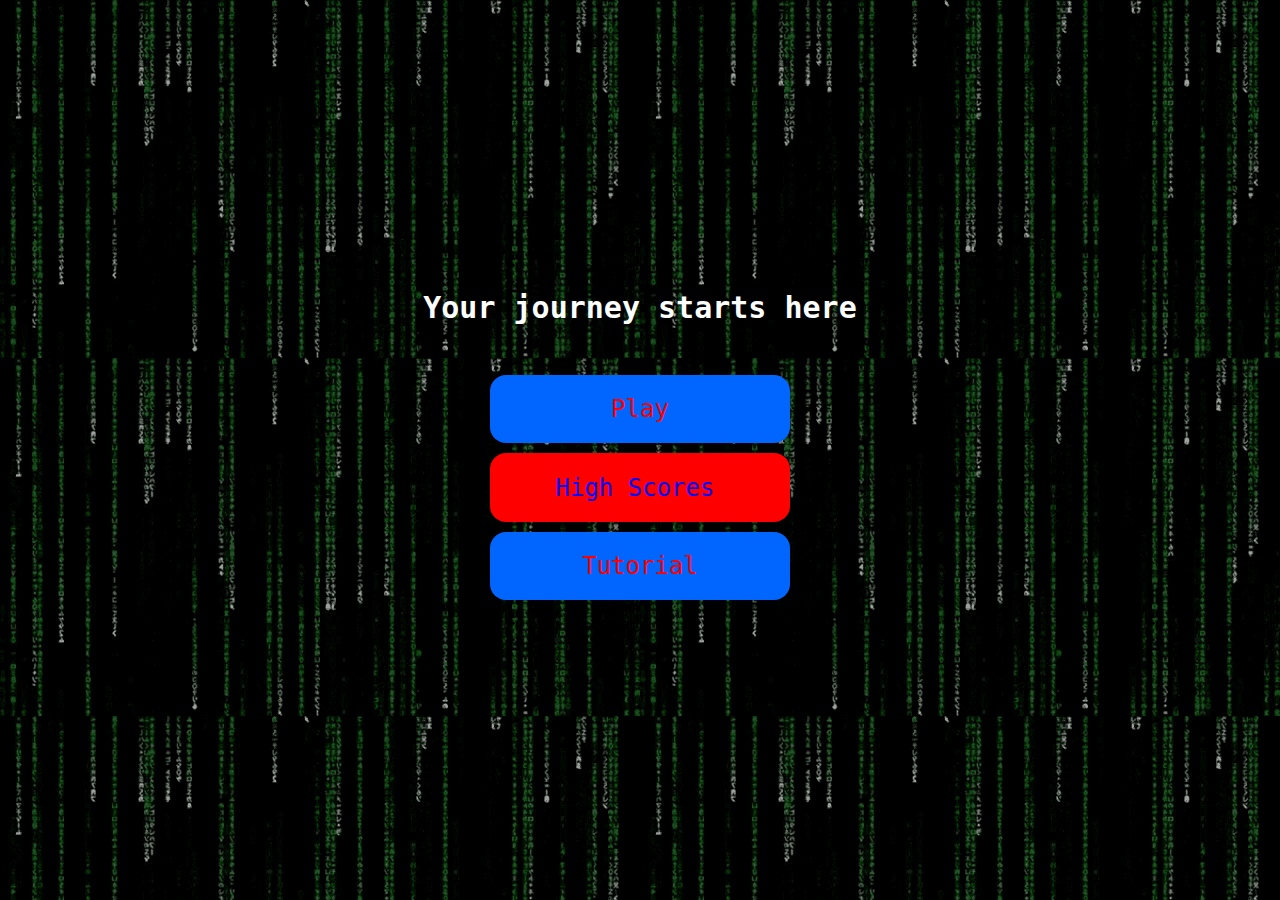
<file: index.html>
<!DOCTYPE html>
<html lang="en">
<head>
  <meta charset="UTF-8">
  <meta name="viewport" content="width=device-width, initial-scale=1.0">
  <title>Welcome to QuizIT</title>
  <link rel="stylesheet" href="css/style.css">
</head>
<body>
<div class="container">
  <div id="home" class="flex-column flex-center">
    <h1>Your journey starts here</h1>
    <a href="html/quiz.html" class="btn">Play</a>
    <a href="./html/highscores.html" id="highscore-btn" class="btn">High Scores<i class="fas fa-crown"></i></a>
    <a href="./html/tutorial.html" class="btn">Tutorial</a>
  </div>
</div>
</body>
</html>
</file>
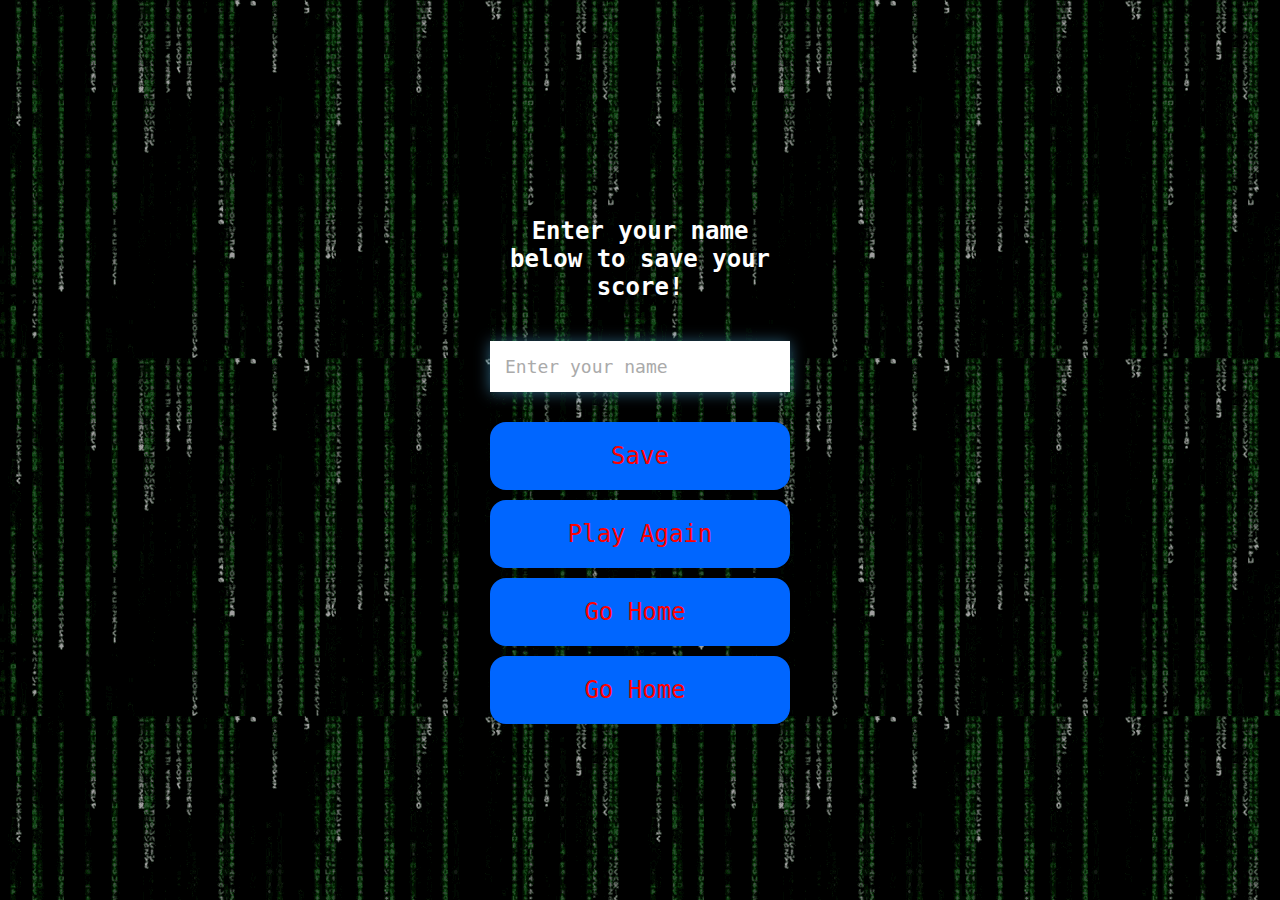
<file: html/end.html>
<html lang="en">
<head>
    <meta charset="UTF-8">
    <meta name="viewport" content="width=device-width, initial-scale=1.0">
    <title>End of Quiz</title>
    <link rel="stylesheet" href="../css/style.css">
</head>
<body>
<div class="container">
    <div id="end" class="flex-center flex-column">
        <h1 id="finalScore">0</h1>
        <form class="end-form-container">
            <h2 id="end-text">Enter your name below to save your score!</h2>
            <input type="text" name="name" id="username" placeholder="Enter your name">
            <button class="btn" id="saveScoreBtn" type="submit" onclick="saveHighScore(event)" disabled>Save</button>
        </form>
        <a href="../html/quiz.html" class="btn">Play Again</a>
        <a href="../index.html" class="btn">Go Home<i class="fas fa-home"></i></a>
        <a href="../html/tutorial.html" class="btn">Go Home<i class="fas fa-home"></i></a>
    </div>
</div>
<script src="../js/end.js"></script>
</body>
</html>
</file>
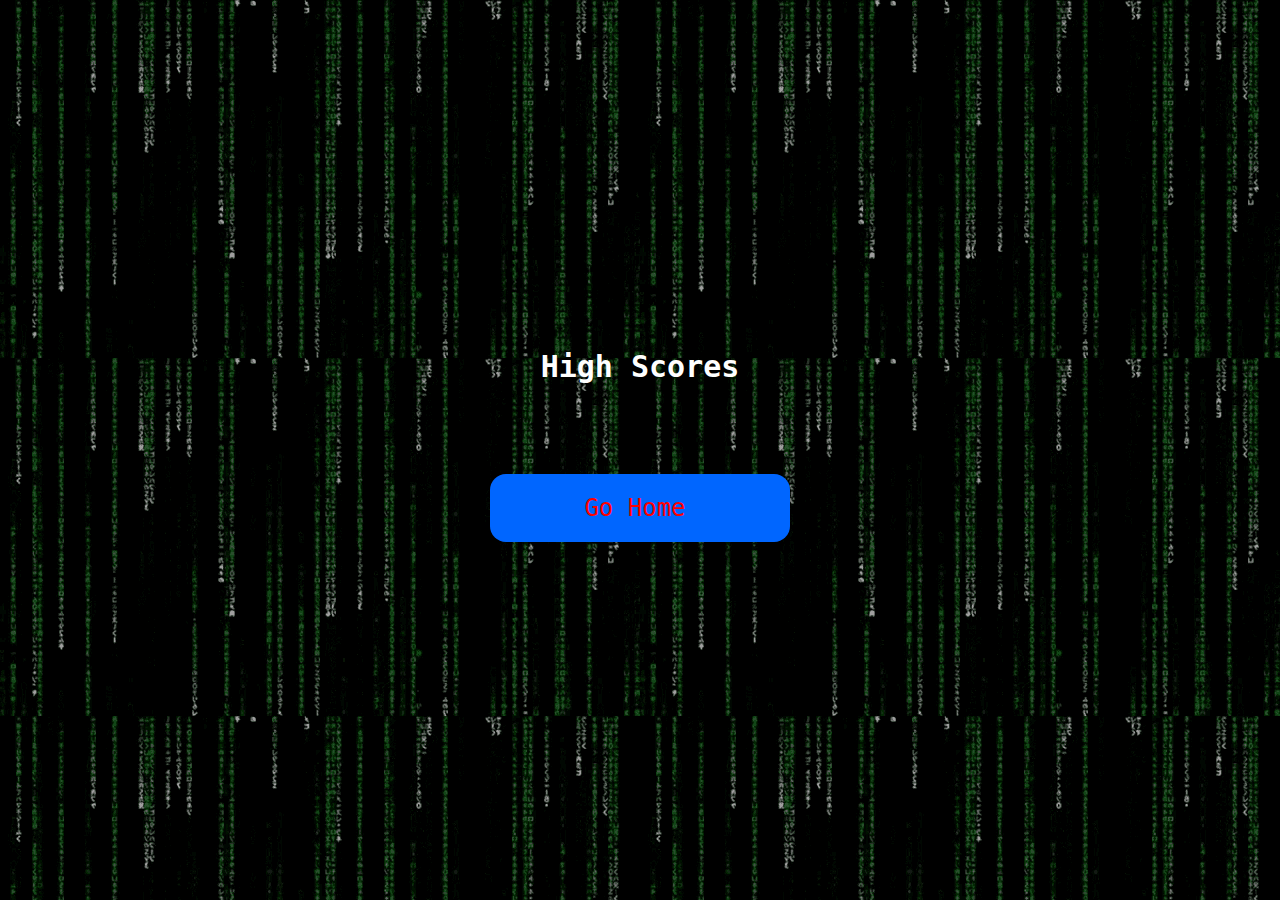
<file: html/highscores.html>
<!DOCTYPE html>
<html lang="en">
<head>
    <meta charset="UTF-8">
    <meta name="viewport" content="width=device-width, initial-scale=1.0">
    <title>High Scores</title>
    <link rel="stylesheet" href="../css/style.css">
    <link rel="stylesheet" href="../css/high-scores.css">
</head>
<body>
<div class="container">
    <div id="highScores" class="flex-center flex-column">
        <h1 id="finalScore">High Scores</h1>
        <ul id="highScoresList"></ul>
        <a href="../index.html" class="btn">Go Home<i class="fas fa-home"></i></a>
    </div>
</div>
<script src="../js/high-scores.js"></script>
</body>
</html>
</file>
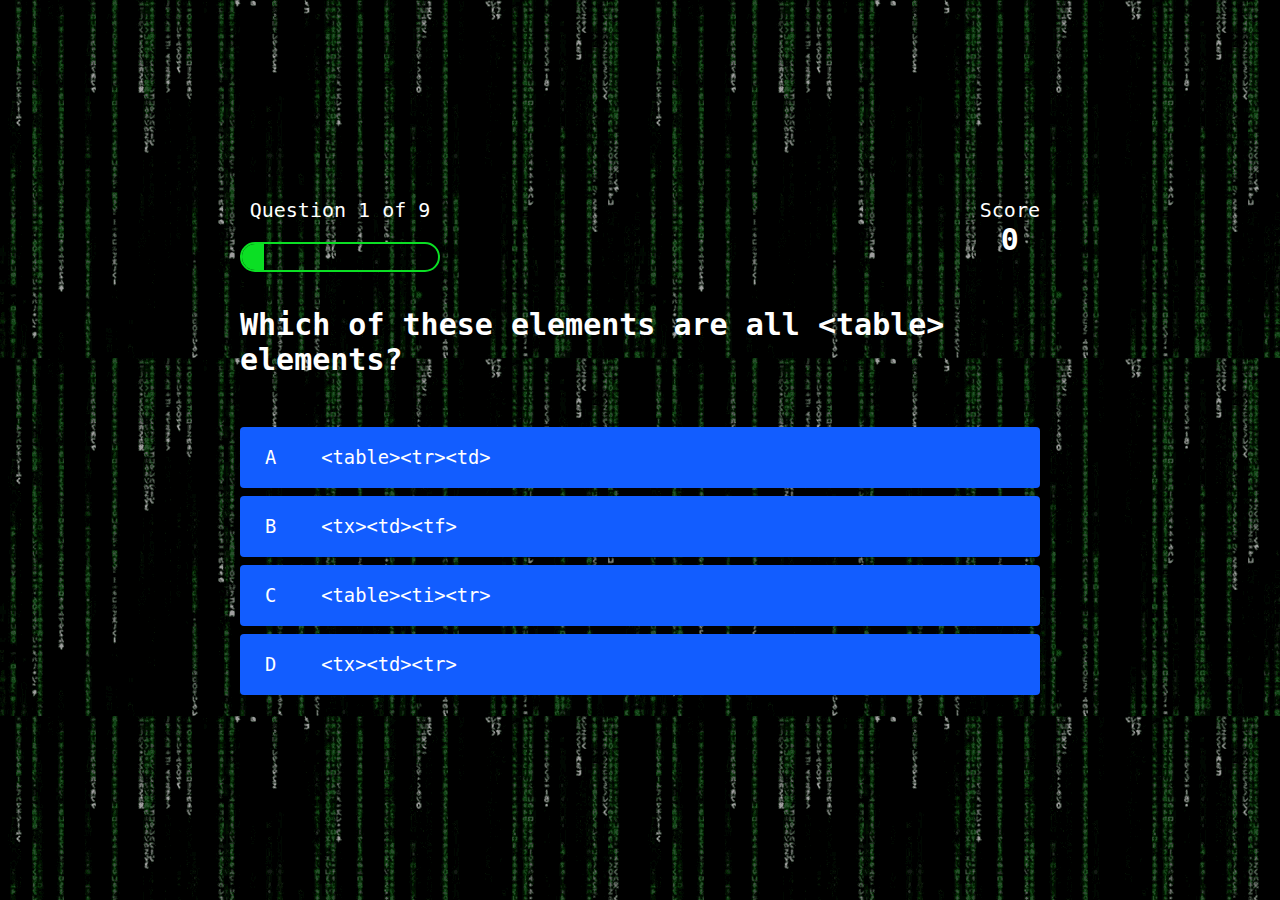
<file: html/quiz.html>
<!DOCTYPE html>
<html lang="en">
<head>
    <meta charset="UTF-8">
    <meta name="viewport" content="width=device-width, initial-scale=1.0">
    <title>Quiz Page</title>
    <link rel="stylesheet" href="../css/style.css">
    <link rel="stylesheet" href="../css/quiz.css">
</head>
<body>
<div class="container">
    <div id="game" class="justify-center flex-column">
        <div id="hud">
            <div class="hud-item">
                <p id="progressText" class="hud-prefix">
                    Question
                </p>
                <div id="progressBar">
                    <div id="progressBarFull"></div>
                </div>
            </div>
            <div class="hud-item">
                <p class="hud-prefix">
                    Score
                </p>
                <h1 class="hud-main-text" id="score">
                    0
                </h1>
            </div>
        </div>
        <h1 id="question">Please choose an answer to the question?</h1>
        <div class="choice-container">
            <p class="choice-prefix">A</p>
            <p class="choice-text" data-number="1">Choice</p>
        </div>
        <div class="choice-container">
            <p class="choice-prefix">B</p>
            <p class="choice-text" data-number="2">Choice 2</p>
        </div>
        <div class="choice-container">
            <p class="choice-prefix">C</p>
            <p class="choice-text" data-number="3">Choice 3</p>
        </div>
        <div class="choice-container">
            <p class="choice-prefix">D</p>
            <p class="choice-text" data-number="4">Choice 4</p>
        </div>
    </div>
</div>
<script src="../js/quiz.js"></script>
</body>
</html>
</file>
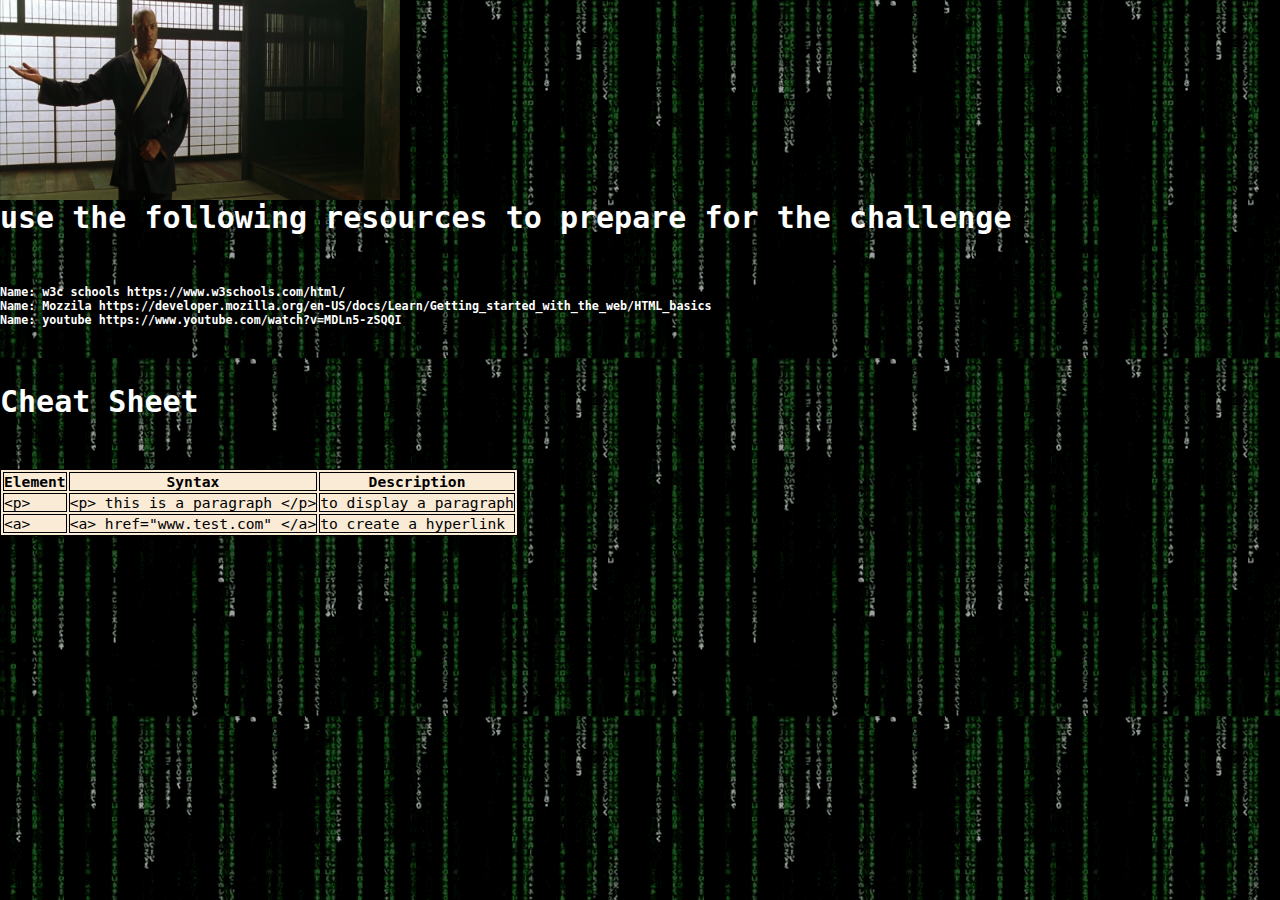
<file: html/tutorial.html>
<html lang="en">
<head>
    <meta charset="UTF-8">
    <meta name="viewport" content="width=device-width, initial-scale=1.0">
    <meta http-equiv="X-UA-Compatible" content="ie=edge">
    <link rel="stylesheet" href="../css/style.css">
    <title>Tutorial</title>
<body>
<img src="../img/training.png" alt="none" width="400" height="200">
<h1>use the following resources to prepare for the challenge</h1>
<h1><div id="myData"></div></h1>
<script src="../js/tutorial.js"></script>
<br>
<h1>Cheat Sheet</h1>
<h1>
<table style='font-family:"Courier New", Courier, monospace; font-size:200%'; bgcolor="#faebd7" ;>
    <tr>
        <th>Element</th>
        <th>Syntax</th>
        <th>Description</th>
    </tr>
    <tr>
        <td>&lt;p&gt;</td>
        <td>&lt;p&gt; this is a paragraph &lt;/p&gt;</td>
        <td>to display a paragraph</td>
    </tr>
    <tr>
        <td>&lt;a&gt;</td>
        <td>&lt;a&gt; href="www.test.com" &lt;/a&gt;</td>
        <td>to  create a hyperlink</td>
    </tr>
</table>
</h1>

</body>
</html>
</file>
<file: css/style.css>
:root {
    background-image: url('../img/matrix.gif');
}

* {
    box-sizing: border-box;
    margin: 0;
    padding: 0;
    font-size: 62.5%;
    font-family: 'Lucida Console', Monospace;
}

h1 {
    font-size: 3.0rem;
    color: #fff;
    margin-bottom: 5rem;
}

h2 {
    font-size: 3.2rem;
    margin-bottom: 4rem;

}

.container {
    width: 100vw;
    height: 100vh;
    display: flex;
    justify-content: center;
    align-items: center;
    max-width: 80rem;
    margin: 0 auto;
    padding: 2rem;
}

.flex-column {
    display: flex;
    flex-direction: column;
}

.flex-center {
    justify-content: center;
    align-items: center;
}

.justify-center {
    justify-content: center;
}

.text-center {
    text-align: center;
}

.hidden {
    display: none;
}

.btn {
    font-size: 2.4rem;
    padding: 2rem 0;
    width: 30rem;
    text-align: center;
    margin-bottom: 1rem;
    text-decoration: none;
    color: rgb(255,0,0);
    background: rgb(0, 102,255);
    border-radius: 16px;
}

.btn:hover {
    cursor: pointer;
    box-shadow: 0 0.4rem 1.4rem 0 rgba(8, 114, 244, 0.6);
    transition: transform 150ms;
    transform: scale(1.03);
}

.btn[disabled]:hover {
    cursor: not-allowed;
    box-shadow: none;
    transform: none;
}

#highscore-btn {
    background: rgb(255,0,0);
    color:rgb(0,0,255);
}

#highscore-btn:hover {
    box-shadow: 0 0.4rem 1.4rem 0 rgba(255,255,0,0.5)
}

.fa-crown {
    font-size: 2.5rem;
    margin-left: 1rem;
}

/* End Page CSS */
.end-form-container {
    width: 100%;
    display: flex;
    flex-direction: column;
    align-items: center;
    max-width: 30rem;
}

input {
    margin-bottom: 1rem;
    width: 20rem;
    padding: 1.5rem;
    font-size: 1.8rem;
    border: none;
    box-shadow: 0 0.1rem 1.4rem 0 rgba(86, 185, 235, 0.5);
}

input::placeholder {
    color: #aaa;
}

#username {
    margin-bottom: 3rem;
    width: 100%;
    outline: none;
}

#end-text {
    font-size: 2.4rem;
    color: #fff;
    text-align: center;
}

#saveScoreBtn {
    border: none;
}

.fa-home {
    margin-left: 1rem;
    font-size: 2rem;
    color: rgb(28, 26, 26)
}

table, th, td {
    border: 1px solid;
}
</file>
<file: css/high-scores.css>
body {
    color: #fff;
}

#highScoresList {
    list-style: none;
    margin-bottom: 4rem;
}

.high-score {
    font-size: 2.8rem;
    margin-bottom: 0.5rem;
}
</file>
<file: css/quiz.css>
body {
    color: #fff;
}

.choice-container {
    display: flex;
    margin-bottom: 0.8rem;
    width: 100%;
    border-radius: 4px;
    background: rgb(18, 93, 255);
    font-size: 3rem;
    min-width: 80rem;
}

.choice-container:hover {
    cursor: pointer;
    box-shadow: 0 0.4rem 1.4rem 0 rgba(6, 103, 247, 0.5);
    transform: scale(1.02);
    transform: transform 100ms;
}

.choice-prefix {
    padding: 2rem 2.5rem;
    color: white;
}

.choice-text {
    padding: 2rem;
    width: 100%;
}
/**
.correct {
    background: linear-gradient(32deg, rgba(11, 223, 36) 0%, rgb(41, 232, 111) 100%);
}

.incorrect {
    background: linear-gradient(32deg, rgba(230, 29, 29, 1) 0%, rgb(224, 11, 11, 1) 100%);
}
**/
/* Heads up Display */
#hud {
    display: flex;
    justify-content: space-between;
}

.hud-prefix {
    text-align: center;
    font-size: 2rem;
}

.hud-main-text {
    text-align: center;
}

#progressBar {
    width: 20rem;
    height: 3rem;
    border: 0.2rem solid rgb(11,223,36);
    margin-top: 2rem;
    border-radius: 50px;
    overflow: hidden;
}

#progressBarFull {
    height: 100%;
    background: rgb(11,223,36);
    width: 0%;
}

@media screen and (max-width: 768px) {
    .choice-container {
        min-width: 40rem;
    }
}
</file>
